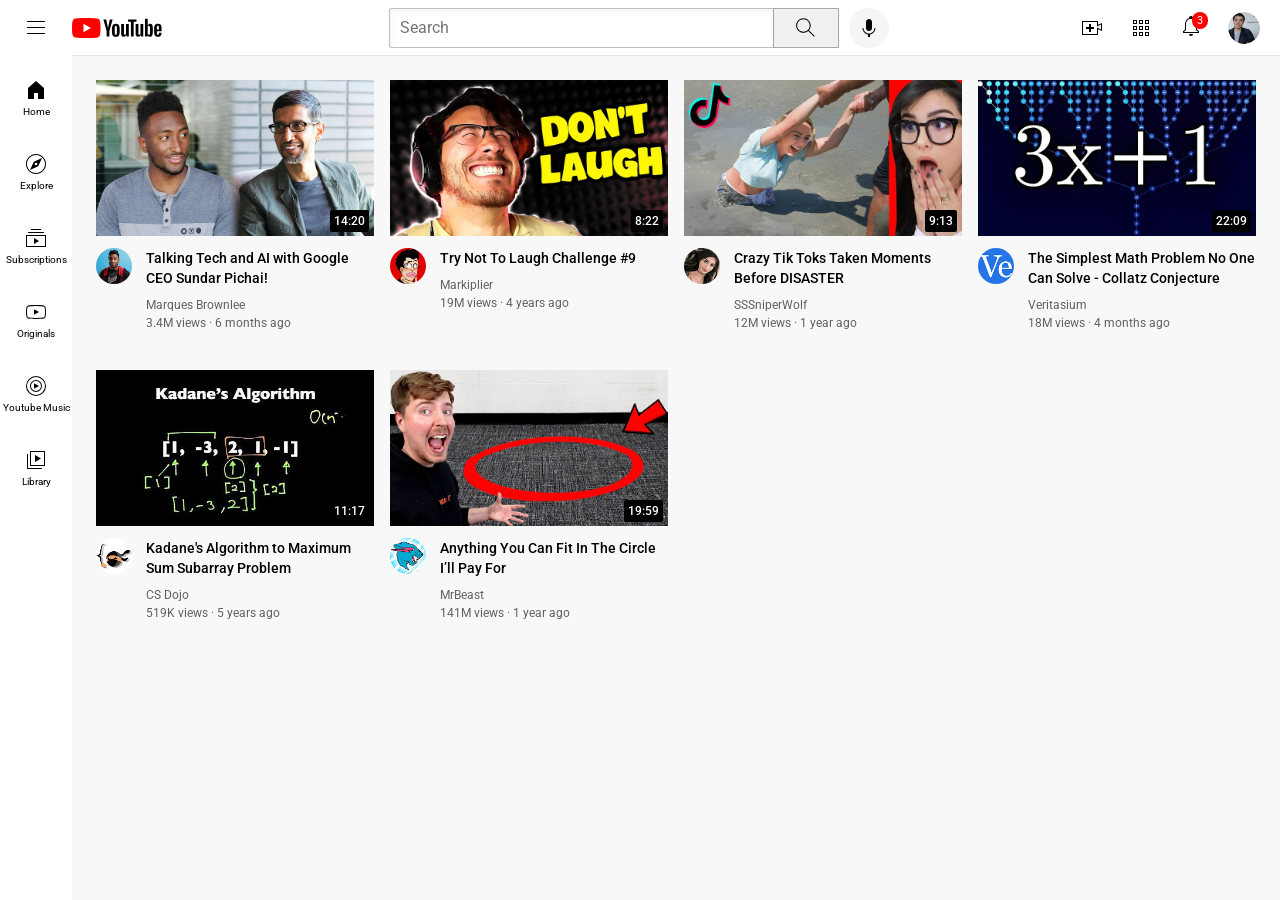
<file: index.html>
<!DOCTYPE HTML>
<HTML>
    <HEAD>
        <title> YOUTUBE.com Clone</title>
        <link rel="preconnect" href="https://fonts.googleapis.com">
        <link rel="preconnect" href="https://fonts.gstatic.com" crossorigin>
        <link href="https://fonts.googleapis.com/css2?family=Roboto:ital,wght@0,100..900;1,100..900&display=swap"
            rel="stylesheet">
        
        <link rel="stylesheet" href="styles/general.css">
        <link rel="stylesheet" href="styles/header.css">
        <link rel="stylesheet" href="styles/video.css">
        <link rel="stylesheet" href="styles/sidebar.css">
    </HEAD>
    <BODY>
        <header class="header">
            <div class="left-section">
                <img class="hamburger-menu" src="icons/hamburger-menu.svg">
                <img class="youtube-logo" src="icons/youtube-logo.svg">
            </div>
            <div class="middle-section">
                <input class="search-bar" type="text" placeholder="Search">
                <button class="search-button">
                    <img class="search-icon" src="icons/search.svg">
                    <div class="tooltip">Search</div>
                </button>
                <!-- Put position absolute inside position relative -->
                <button class="voice-search-button">
                    <img class="voice-search-icon" src="icons/voice-search-icon.svg">
                    <div class="tooltip">Search with your voice</div>
                </button>
            </div>
            <div class="right-section">
                <div class="upload-icon-container">
                    <img class="upload-icon" src="icons/upload.svg">
                    <div class="tooltip">Create</div>
                </div>
                <img class="youtube-apps-icon" src="icons/youtube-apps.svg">
                <div class="notification-icon-container">
                    <img class="notification-icon" src="icons/notifications.svg">
                    <div class="notification-count">3</div>
                </div>
                <img class="current-user-picture" src="channel-pics/my-channel.jpeg">
            </div>  
        </header>

        <nav class="sidebar">
            <div class="sidebar-link">
                <img src="icons/home.svg">
                <div>Home</div>
            </div>
            <div class="sidebar-link">
                <img src="icons/explore.svg">
                <div>Explore</div>
            </div>
            <div class="sidebar-link">
                <img src="icons/subscriptions.svg">
                <div>Subscriptions</div>
            </div>
            <div class="sidebar-link">
                <img src="icons/originals.svg">
                <div>Originals</div>
            </div>
            <div class="sidebar-link">
                <img src="icons/youtube-music.svg">
                <div>Youtube Music</div>
            </div>
            <div class="sidebar-link">
                <img src="icons/library.svg">
                <div>Library</div>
            </div>
        </nav>

        <main>
            <section class="video-grid">
                <div class="video-preview">
                    <div class="thumbnail-row">
                        <img class="thumbnail" src="thumbnails/thumbnail-1.webp">
                        <div class="video-time">14:20</div>
                    </div>
                    <div class="video-info-grid">
                        <div class="channel-picture">
                            <img class="profile-picture" src="channel-pics/channel-1.jpeg">
                        </div>
                        <div class="video-info">
                            <p class="video-title">Talking Tech and AI with Google CEO Sundar Pichai!</p>
                            <p class="video-author">Marques Brownlee</p>
                            <p class="video-stats">3.4M views &#183; 6 months ago</p>
                        </div>
                    </div>
                </div>
            
                <div class="video-preview">
                    <div class="thumbnail-row">
                        <img class="thumbnail" src="thumbnails/thumbnail-2.webp">
                        <div class="video-time">8:22</div>
                    </div>
                    <div class="video-info-grid">
                        <div class="channel-picture">
                            <img class="profile-picture" src="channel-pics/channel-2.jpeg">
                        </div>
                        <div class="video-info">
                            <p class="video-title">Try Not To Laugh Challenge #9</p>
                            <p class="video-author">Markiplier</p>
                            <p class="video-stats">19M views &#183; 4 years ago</p>
                        </div>
                    </div>
                </div>
            
                <div class="video-preview">
                    <div class="thumbnail-row">
                        <img class="thumbnail" src="thumbnails/thumbnail-3.webp">
                        <div class="video-time">9:13</div>
                    </div>
                    <div class="video-info-grid">
                        <div class="channel-picture">
                            <img class="profile-picture" src="channel-pics/channel-3.jpeg">
                        </div>
                        <div class="video-info">
                            <p class="video-title">Crazy Tik Toks Taken Moments Before DISASTER</p>
                            <p class="video-author">SSSniperWolf</p>
                            <p class="video-stats">12M views &#183; 1 year ago</p>
                        </div>
                    </div>
                </div>
            
                <div class="video-preview">
                    <div class="thumbnail-row">
                        <img class="thumbnail" src="thumbnails/thumbnail-4.webp">
                        <div class="video-time">22:09</div>
                    </div>
                    <div class="video-info-grid">
                        <div class="channel-picture">
                            <img class="profile-picture" src="channel-pics/channel-4.jpeg">
                        </div>
                        <div class="video-info">
                            <p class="video-title">The Simplest Math Problem No One Can Solve - Collatz Conjecture</p>
                            <p class="video-author">Veritasium</p>
                            <p class="video-stats">18M views &#183; 4 months ago</p>
                        </div>
                    </div>
                </div>
            
                <div class="video-preview">
                    <div class="thumbnail-row">
                        <img class="thumbnail" src="thumbnails/thumbnail-5.webp">
                        <div class="video-time">11:17</div>
                    </div>
                    <div class="video-info-grid">
                        <div class="channel-picture">
                            <img class="profile-picture" src="channel-pics/channel-5.jpeg">
                        </div>
                        <div class="video-info">
                            <p class="video-title">Kadane's Algorithm to Maximum Sum Subarray Problem</p>
                            <p class="video-author">CS Dojo</p>
                            <p class="video-stats">519K views &#183; 5 years ago</p>
                        </div>
                    </div>
                </div>
            
                <div class="video-preview">
                    <div class="thumbnail-row">
                        <img class="thumbnail" src="thumbnails/thumbnail-6.webp">
                        <div class="video-time">19:59</div>
                    </div>
                    <div class="video-info-grid">
                        <div class="channel-picture">
                            <img class="profile-picture" src="channel-pics/channel-6.jpeg">
                        </div>
                        <div class="video-info">
                            <p class="video-title">Anything You Can Fit In The Circle I’ll Pay For</p>
                            <p class="video-author">MrBeast</p>
                            <p class="video-stats">141M views &#183; 1 year ago</p>
                        </div>
                    </div>
                </div>
            </section>
        </main>
    </BODY>
</HTML>
</file>
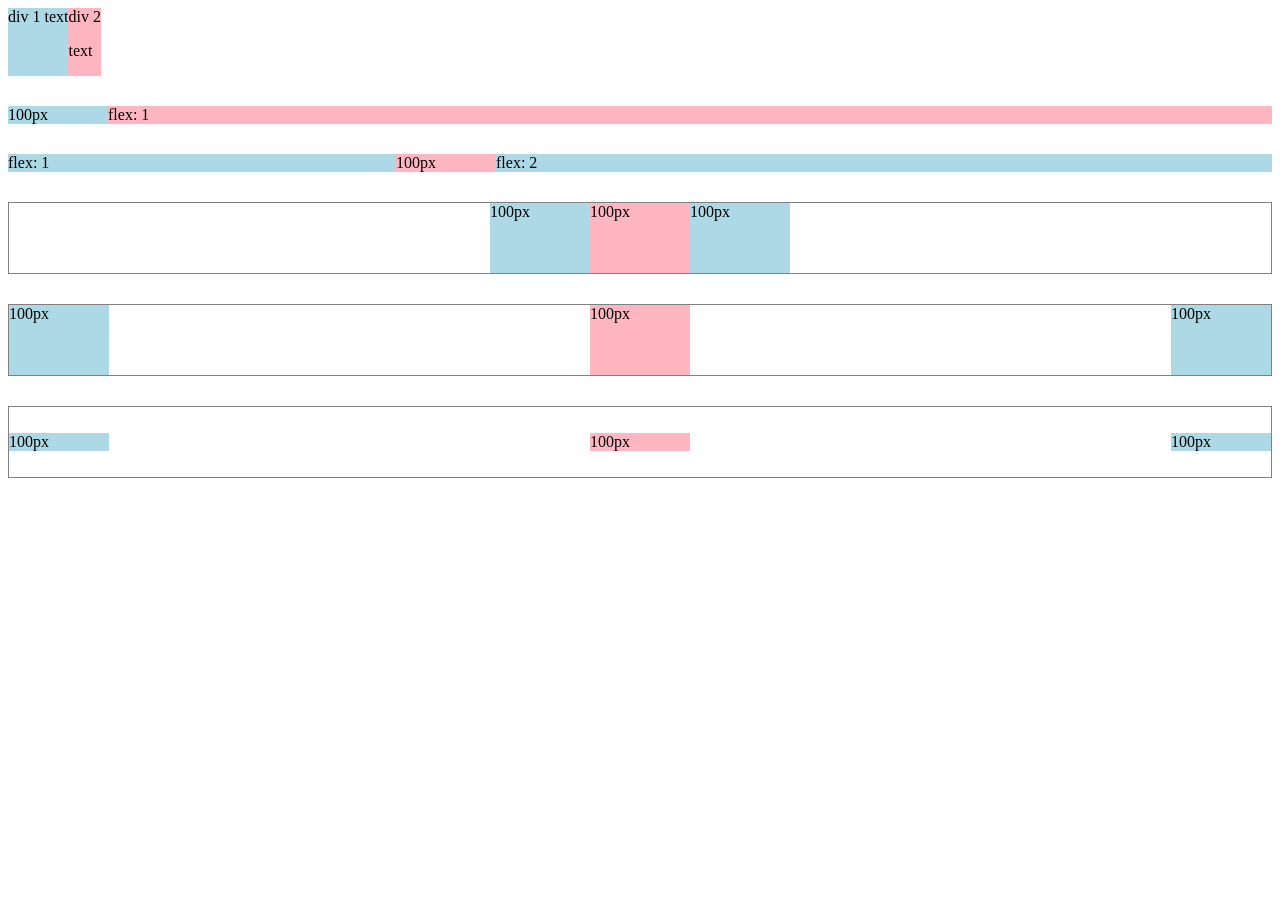
<file: flexbox.html>
<!DOCTYPE html>
<html>
    <head>
        <title> FLEXBOX practice </title>
    </head>
    <body atyle="padding-bottom:1000px;">
        <div style="
              display: flex;
              flex-direction: row;
            ">
            <div style="background-color: lightblue;">div 1 text</div>
            <div style="background-color: lightpink;">div 2 <p>text</p>
            </div>
        </div>

        <div style="
              margin-top: 30px;
              display: flex;
              flex-direction: row;
            ">
            <div style="
                background-color: lightblue;
                width: 100px;
              ">100px</div>
            <div style="
                background-color: lightpink;
                flex: 1;
              ">flex: 1</div>
        </div>

        <div style="
              margin-top: 30px;
              display: flex;
              flex-direction: row;
            ">
            <div style="
                background-color: lightblue;
                flex: 1;
              ">flex: 1</div>
            <div style="
                background-color: lightpink;
                width: 100px;
              ">100px</div>
            <div style="
                background-color: lightblue;
                flex: 2;
              ">flex: 2</div>
        </div>

        <div style="
              margin-top: 30px;
              height: 70px;
              border-width: 1px;
              border-style: solid;
              border-color: gray;
        
              display: flex;
              flex-direction: row;
              justify-content: center;
            ">
            <div style="
                background-color: lightblue;
                width: 100px;
              ">100px</div>
            <div style="
                background-color: lightpink;
                width: 100px;
              ">100px</div>
            <div style="
                background-color: lightblue;
                width: 100px;
              ">100px</div>
        </div>
        
        <div style="
              margin-top: 30px;
              height: 70px;
              border-width: 1px;
              border-style: solid;
              border-color: gray;
        
              display: flex;
              flex-direction: row;
              justify-content: space-between;
            ">
          <div style="
                background-color: lightblue;
                width: 100px;
              ">100px</div>
          <div style="
                background-color: lightpink;
                width: 100px;
              ">100px</div>
          <div style="
                background-color: lightblue;
                width: 100px;
              ">100px</div>
        </div>

        <div style="
              margin-top: 30px;
              height: 70px;
              border-width: 1px;
              border-style: solid;
              border-color: gray;
        
              display: flex;
              flex-direction: row;
              justify-content: space-between;
              align-items: center;
            ">
          <div style="
                background-color: lightblue;
                width: 100px;
              ">100px</div>
          <div style="
                background-color: lightpink;
                width: 100px;
              ">100px</div>
          <div style="
                background-color: lightblue;
                width: 100px;
              ">100px</div>
    </body>
</html>
</file>
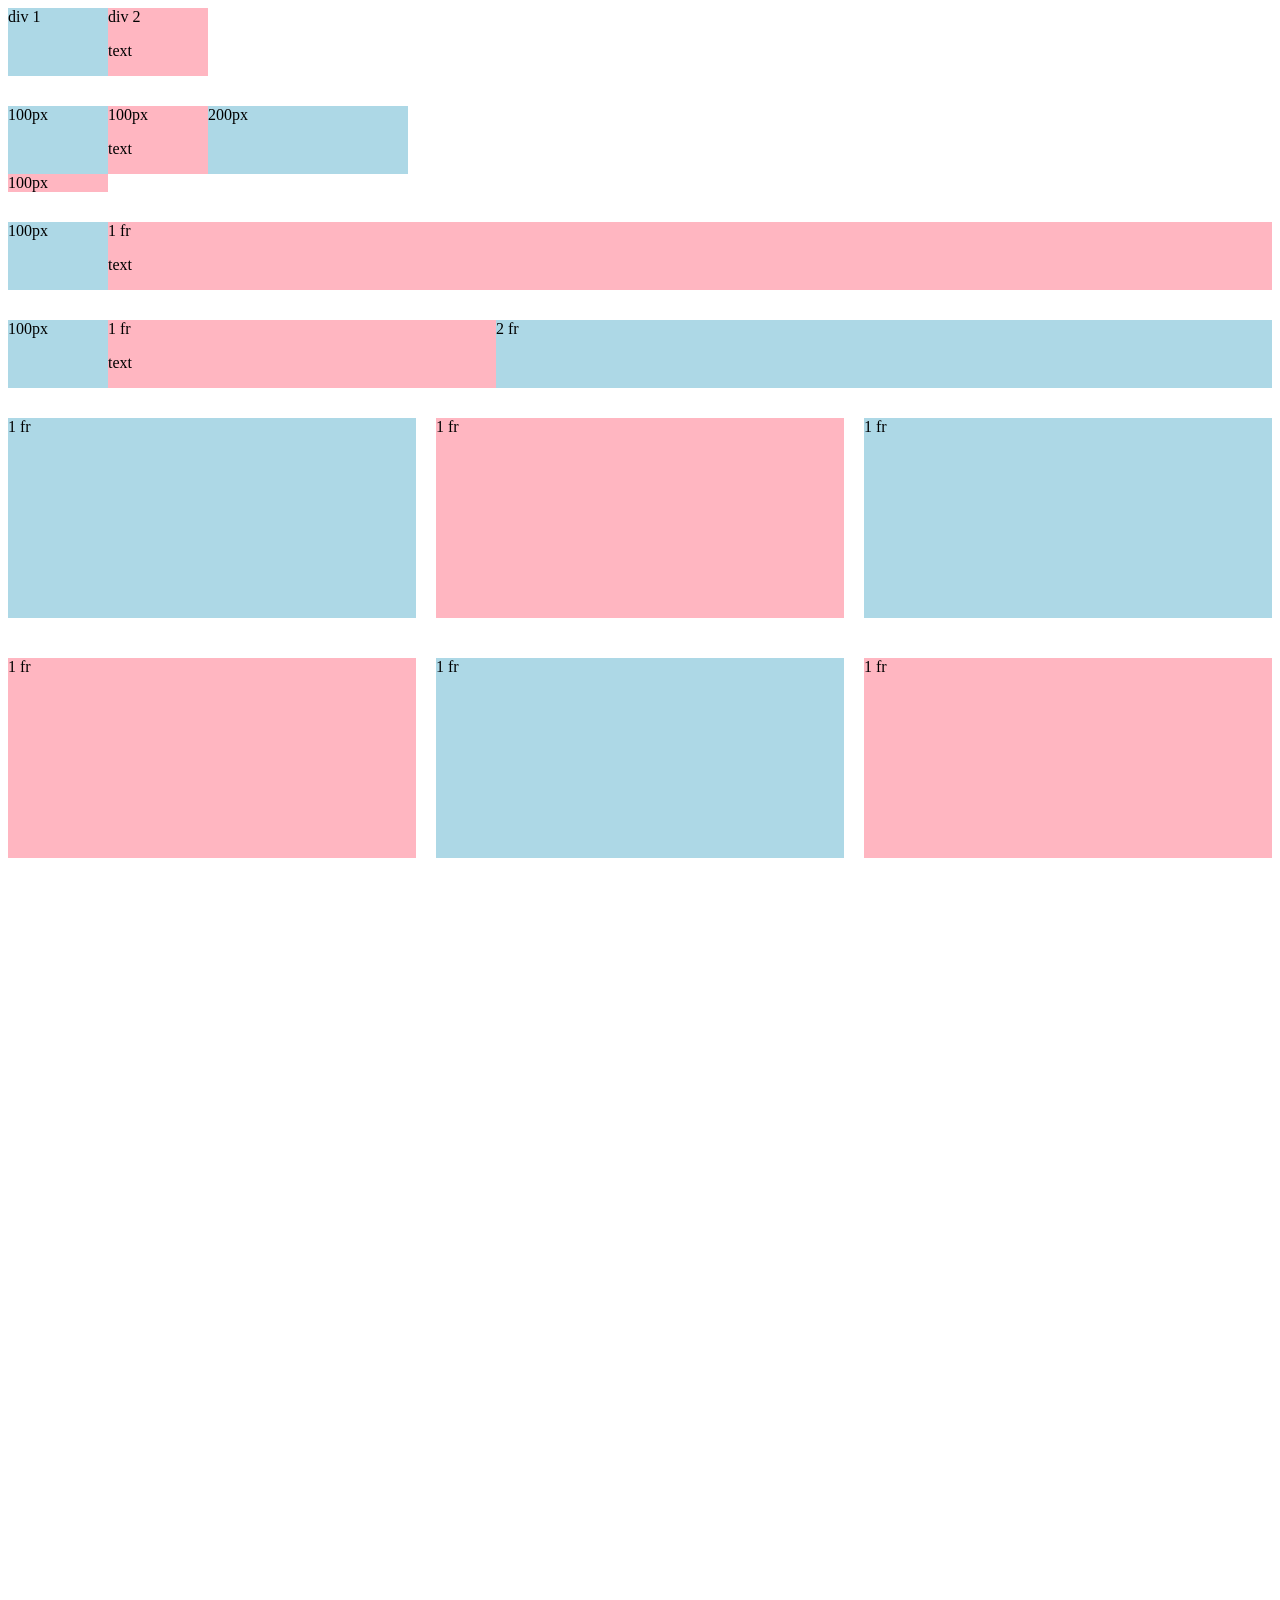
<file: grid.html>
<!DOCTYPE html>
<html>
    <head>
        <title> GRID PRACTICE </title>
    </head>
    <body style="padding-bottom:1000px">
        <div style="
            display:grid;
            grid-template-columns: 100px 100px;
        ">
            <div style="background-color:lightblue">div 1</div>
            <div style="background-color:lightpink">div 2 <p>text</p></div>
        </div>

        <div style="
                    display:grid;
                    margin-top:30px;
                    grid-template-columns: 100px 100px 200px;
                ">
            <div style="background-color:lightblue">100px</div>
            <div style="background-color:lightpink">100px <p>text</p></div>
            <div style="background-color:lightblue">200px</div>
            <div style="background-color:lightpink">100px</div>
        </div>

        <div style="
                            display:grid;
                            margin-top:30px;
                            grid-template-columns: 100px 1fr;
                        ">
            <div style="background-color:lightblue">100px</div>
            <div style="background-color:lightpink">1 fr <p>text</p>
            </div>
        </div>

        <div style="
                                    display:grid;
                                    margin-top:30px;
                                    grid-template-columns: 100px 1fr 2fr;
                                ">
            <div style="background-color:lightblue">100px</div>
            <div style="background-color:lightpink">1 fr <p>text</p>
            </div>
            <div style="background-color:lightblue">2 fr</div>
        </div>

        <div style="
                                            display:grid;
                                            margin-top:30px;
                                            grid-template-columns: 1fr 1fr 1fr;
                                            column-gap:20px;
                                            row-gap:40px;
                                        ">
            <div style="background-color:lightblue; height:200px";>1 fr</div>
            <div style="background-color:lightpink; height:200px";>1 fr</div>
            <div style="background-color:lightblue; height:200px";>1 fr</div>
            <div style="background-color:lightpink; height:200px";>1 fr</div>
            <div style="background-color:lightblue; height:200px" ;>1 fr</div>
            <div style="background-color:lightpink; height:200px" ;>1 fr</div>
        </div>
    </body>
</html>
</file>
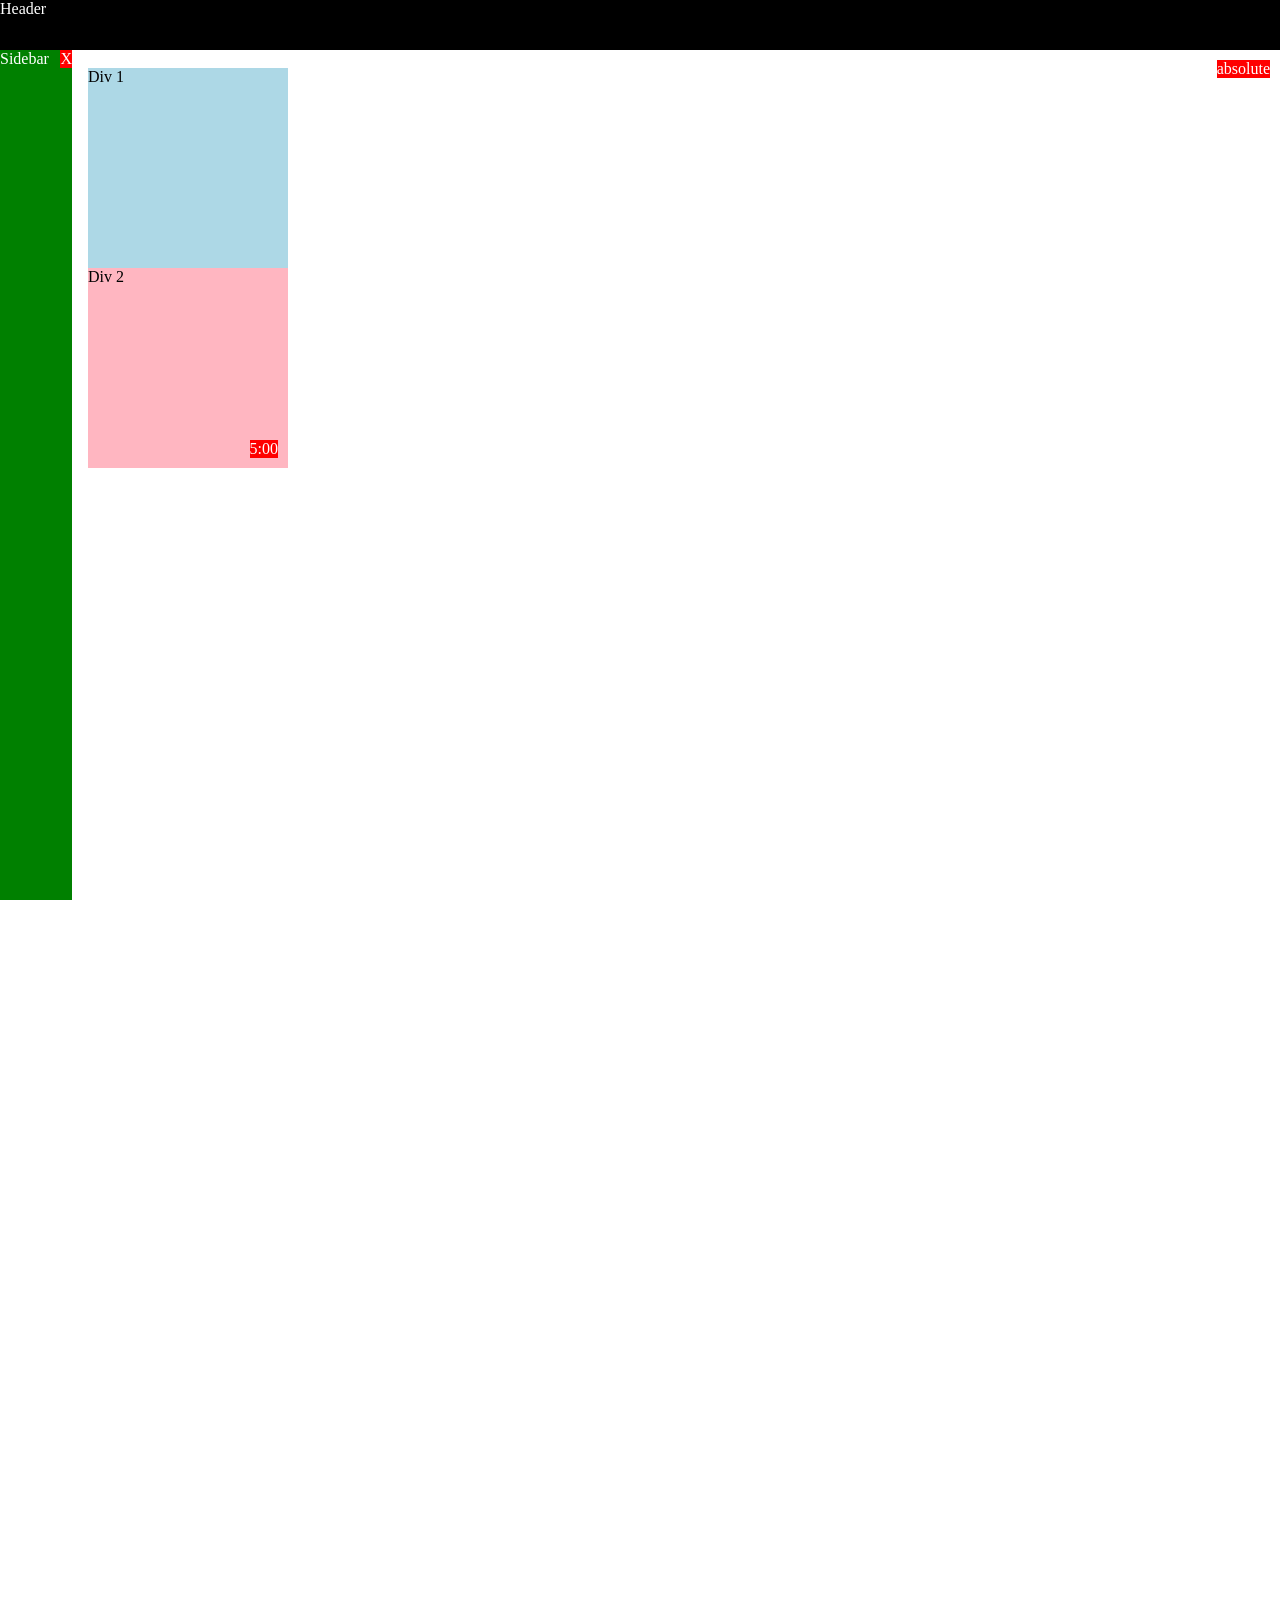
<file: position.html>
<!DOCTYPE HTML>
<html>
    <head>
        <title> Position Practice </title>
    </head>
    <body style="
        height:3000px;
        padding-top:60px;
        padding-left:80px;">
        <div style="background-color:black; 
                color:white; 
                position:fixed; 
                top:0px; left:0; 
                right:0; 
                height:50px;
                z-index:100;"> Header </div>

        <div style="background-color:green;
                color:white;
                position:fixed;
                left:0;
                bottom:0;
                top:50px;
                width: 72px;"> 
                Sidebar 
                <div style="
                        position: absolute;
                        background-color:red;
                        color: white;
                        top:0;
                        right:0;">
                    X
                </div>
        </div>

        <div style="
                position: absolute;
                background-color:red;
                color: white;
                top:60px;
                right:10px;">
            absolute
        </div>

        <div style="background-color:lightblue;
                height:200px;
                width:200px;
                position:static;"> Div 1</div>
        <div style="background-color:lightpink;
                height:200px;
                width:200px;
                position:relative"> 
                Div 2
                <div style="
                        position: absolute;
                        background-color:red;
                        color: white;
                        bottom:10px;
                        right:10px;">
                    5:00
                </div>
        </div>
    </body>
</html>
</file>
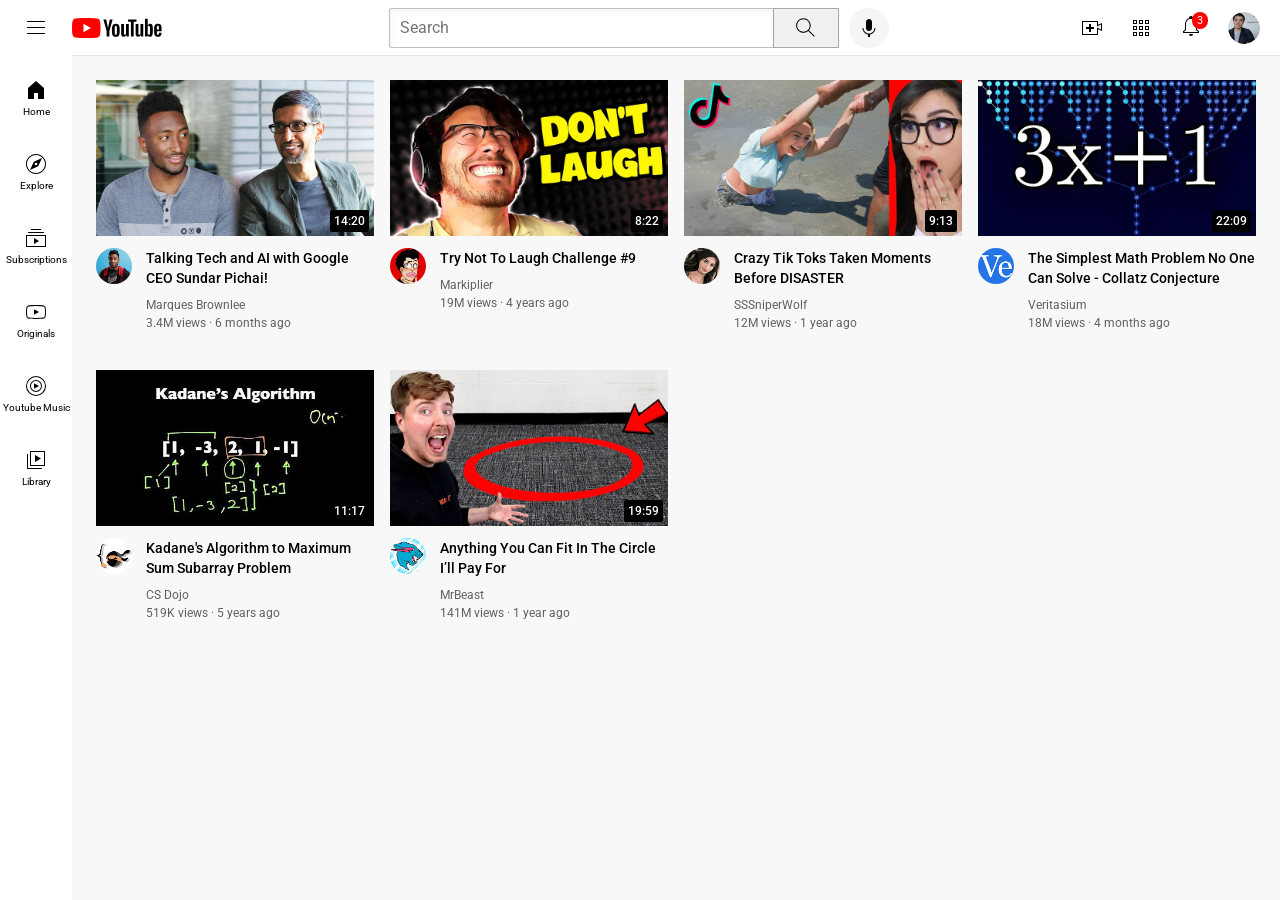
<file: youtube.html>
<!DOCTYPE HTML>
<HTML>
    <HEAD>
        <title> YOUTUBE.com Clone</title>
        <link rel="preconnect" href="https://fonts.googleapis.com">
        <link rel="preconnect" href="https://fonts.gstatic.com" crossorigin>
        <link href="https://fonts.googleapis.com/css2?family=Roboto:ital,wght@0,100..900;1,100..900&display=swap"
            rel="stylesheet">
        
        <link rel="stylesheet" href="styles/general.css">
        <link rel="stylesheet" href="styles/header.css">
        <link rel="stylesheet" href="styles/video.css">
        <link rel="stylesheet" href="styles/sidebar.css">
    </HEAD>
    <BODY>
        <header class="header">
            <div class="left-section">
                <img class="hamburger-menu" src="icons/hamburger-menu.svg">
                <img class="youtube-logo" src="icons/youtube-logo.svg">
            </div>
            <div class="middle-section">
                <input class="search-bar" type="text" placeholder="Search">
                <button class="search-button">
                    <img class="search-icon" src="icons/search.svg">
                    <div class="tooltip">Search</div>
                </button>
                <!-- Put position absolute inside position relative -->
                <button class="voice-search-button">
                    <img class="voice-search-icon" src="icons/voice-search-icon.svg">
                    <div class="tooltip">Search with your voice</div>
                </button>
            </div>
            <div class="right-section">
                <div class="upload-icon-container">
                    <img class="upload-icon" src="icons/upload.svg">
                    <div class="tooltip">Create</div>
                </div>
                <img class="youtube-apps-icon" src="icons/youtube-apps.svg">
                <div class="notification-icon-container">
                    <img class="notification-icon" src="icons/notifications.svg">
                    <div class="notification-count">3</div>
                </div>
                <img class="current-user-picture" src="channel-pics/my-channel.jpeg">
            </div>  
        </header>

        <nav class="sidebar">
            <div class="sidebar-link">
                <img src="icons/home.svg">
                <div>Home</div>
            </div>
            <div class="sidebar-link">
                <img src="icons/explore.svg">
                <div>Explore</div>
            </div>
            <div class="sidebar-link">
                <img src="icons/subscriptions.svg">
                <div>Subscriptions</div>
            </div>
            <div class="sidebar-link">
                <img src="icons/originals.svg">
                <div>Originals</div>
            </div>
            <div class="sidebar-link">
                <img src="icons/youtube-music.svg">
                <div>Youtube Music</div>
            </div>
            <div class="sidebar-link">
                <img src="icons/library.svg">
                <div>Library</div>
            </div>
        </nav>

        <main>
            <section class="video-grid">
                <div class="video-preview">
                    <div class="thumbnail-row">
                        <img class="thumbnail" src="thumbnails/thumbnail-1.webp">
                        <div class="video-time">14:20</div>
                    </div>
                    <div class="video-info-grid">
                        <div class="channel-picture">
                            <img class="profile-picture" src="channel-pics/channel-1.jpeg">
                        </div>
                        <div class="video-info">
                            <p class="video-title">Talking Tech and AI with Google CEO Sundar Pichai!</p>
                            <p class="video-author">Marques Brownlee</p>
                            <p class="video-stats">3.4M views &#183; 6 months ago</p>
                        </div>
                    </div>
                </div>
            
                <div class="video-preview">
                    <div class="thumbnail-row">
                        <img class="thumbnail" src="thumbnails/thumbnail-2.webp">
                        <div class="video-time">8:22</div>
                    </div>
                    <div class="video-info-grid">
                        <div class="channel-picture">
                            <img class="profile-picture" src="channel-pics/channel-2.jpeg">
                        </div>
                        <div class="video-info">
                            <p class="video-title">Try Not To Laugh Challenge #9</p>
                            <p class="video-author">Markiplier</p>
                            <p class="video-stats">19M views &#183; 4 years ago</p>
                        </div>
                    </div>
                </div>
            
                <div class="video-preview">
                    <div class="thumbnail-row">
                        <img class="thumbnail" src="thumbnails/thumbnail-3.webp">
                        <div class="video-time">9:13</div>
                    </div>
                    <div class="video-info-grid">
                        <div class="channel-picture">
                            <img class="profile-picture" src="channel-pics/channel-3.jpeg">
                        </div>
                        <div class="video-info">
                            <p class="video-title">Crazy Tik Toks Taken Moments Before DISASTER</p>
                            <p class="video-author">SSSniperWolf</p>
                            <p class="video-stats">12M views &#183; 1 year ago</p>
                        </div>
                    </div>
                </div>
            
                <div class="video-preview">
                    <div class="thumbnail-row">
                        <img class="thumbnail" src="thumbnails/thumbnail-4.webp">
                        <div class="video-time">22:09</div>
                    </div>
                    <div class="video-info-grid">
                        <div class="channel-picture">
                            <img class="profile-picture" src="channel-pics/channel-4.jpeg">
                        </div>
                        <div class="video-info">
                            <p class="video-title">The Simplest Math Problem No One Can Solve - Collatz Conjecture</p>
                            <p class="video-author">Veritasium</p>
                            <p class="video-stats">18M views &#183; 4 months ago</p>
                        </div>
                    </div>
                </div>
            
                <div class="video-preview">
                    <div class="thumbnail-row">
                        <img class="thumbnail" src="thumbnails/thumbnail-5.webp">
                        <div class="video-time">11:17</div>
                    </div>
                    <div class="video-info-grid">
                        <div class="channel-picture">
                            <img class="profile-picture" src="channel-pics/channel-5.jpeg">
                        </div>
                        <div class="video-info">
                            <p class="video-title">Kadane's Algorithm to Maximum Sum Subarray Problem</p>
                            <p class="video-author">CS Dojo</p>
                            <p class="video-stats">519K views &#183; 5 years ago</p>
                        </div>
                    </div>
                </div>
            
                <div class="video-preview">
                    <div class="thumbnail-row">
                        <img class="thumbnail" src="thumbnails/thumbnail-6.webp">
                        <div class="video-time">19:59</div>
                    </div>
                    <div class="video-info-grid">
                        <div class="channel-picture">
                            <img class="profile-picture" src="channel-pics/channel-6.jpeg">
                        </div>
                        <div class="video-info">
                            <p class="video-title">Anything You Can Fit In The Circle I’ll Pay For</p>
                            <p class="video-author">MrBeast</p>
                            <p class="video-stats">141M views &#183; 1 year ago</p>
                        </div>
                    </div>
                </div>
            </section>
        </main>
    </BODY>
</HTML>
</file>
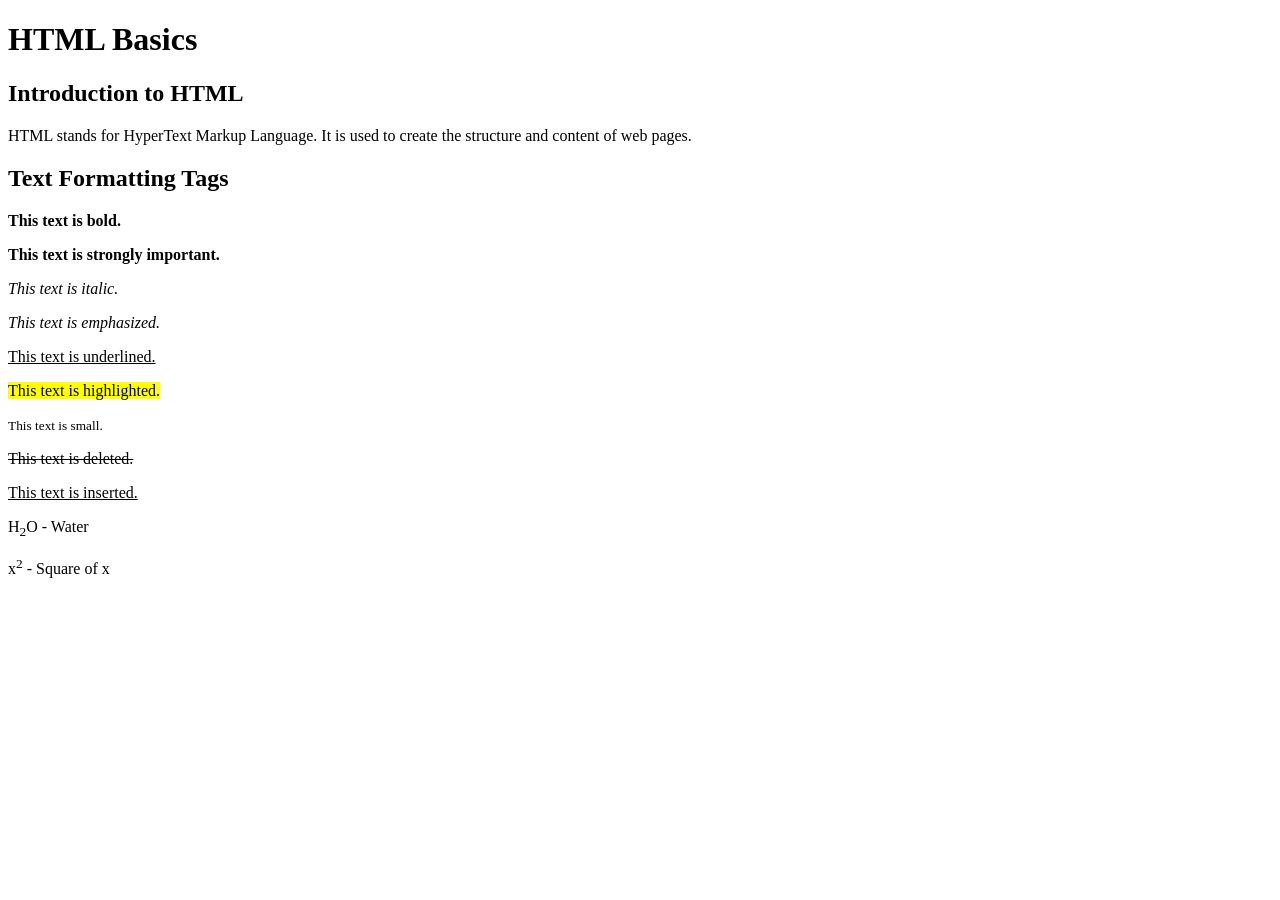
<file: intro-to-html/basic.html>
<!DOCTYPE html>
<html>
<head>
    <title>HTML Basics</title>
</head>

<body>

    <!-- This is the main heading of the web page -->

    <h1>HTML Basics</h1>
    <h2>Introduction to HTML</h2>

    <p>
        HTML stands for HyperText Markup Language. It is used to create
        the structure and content of web pages.
    </p>

    <h2>Text Formatting Tags</h2>

    <p><b>This text is bold.</b></p>

    <p><strong>This text is strongly important.</strong></p>

    <p><i>This text is italic.</i></p>

    <p><em>This text is emphasized.</em></p>

    <p><u>This text is underlined.</u></p>

    <p><mark>This text is highlighted.</mark></p>

    <p><small>This text is small.</small></p>

    <p><del>This text is deleted.</del></p>

    <p><ins>This text is inserted.</ins></p>

    <p>H<sub>2</sub>O - Water</p>

    <p>x<sup>2</sup> - Square of x</p>

</body>
</html>
</file>
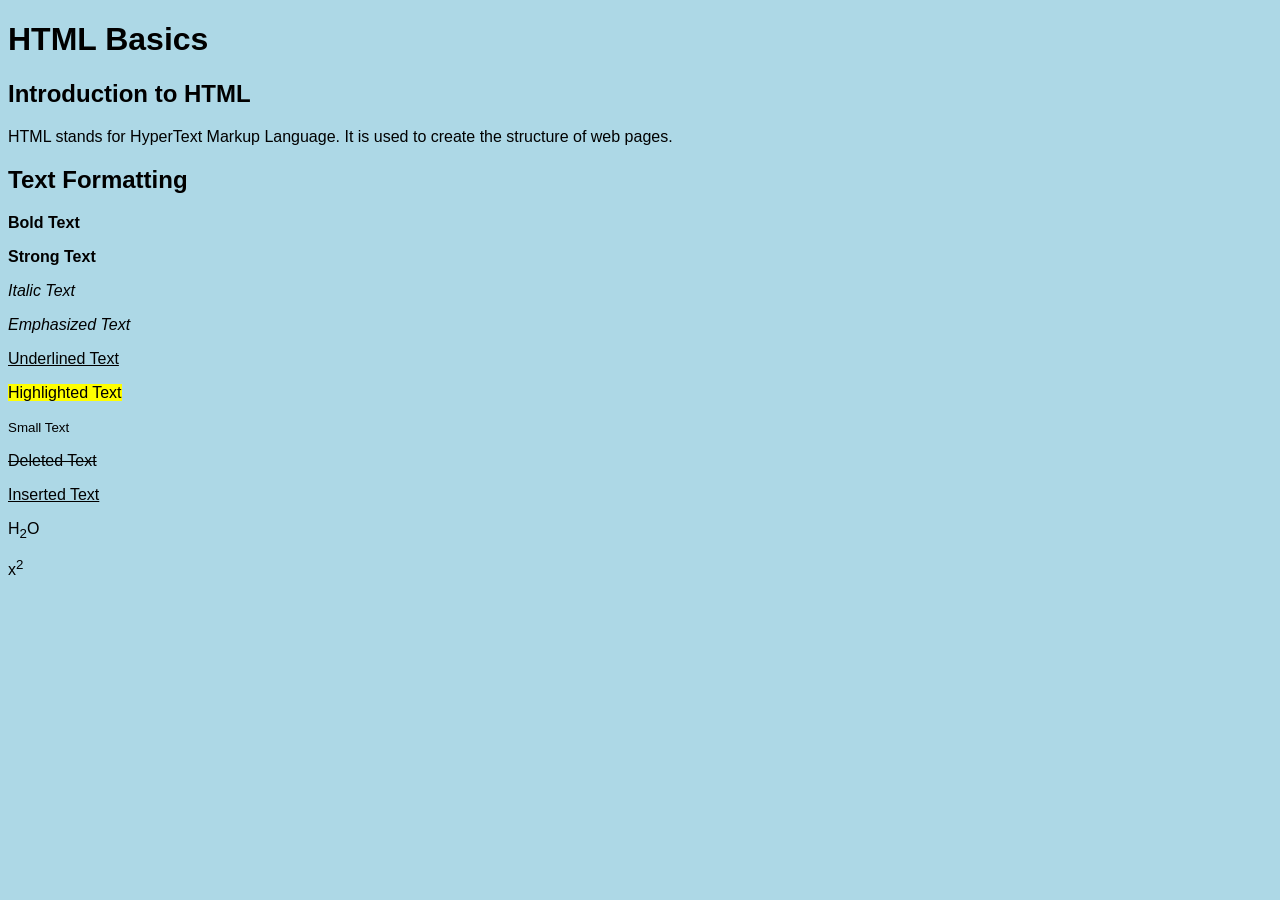
<file: intro-to-html/basic2.html>
<!DOCTYPE html>
<html>
<head>
    <title>HTML Basics</title>

    <style>
        body {
            background-color: lightblue;
            font-family: Arial;
        }
    </style>
</head>

<body>

    <!-- Main heading of the page -->

    <h1>HTML Basics</h1>

    <h2>Introduction to HTML</h2>

    <p>
        HTML stands for HyperText Markup Language. It is used to create
        the structure of web pages.
    </p>

    <h2>Text Formatting</h2>

    <p><b>Bold Text</b></p>
    <p><strong>Strong Text</strong></p>
    <p><i>Italic Text</i></p>
    <p><em>Emphasized Text</em></p>
    <p><u>Underlined Text</u></p>
    <p><mark>Highlighted Text</mark></p>
    <p><small>Small Text</small></p>
    <p><del>Deleted Text</del></p>
    <p><ins>Inserted Text</ins></p>
    <p>H<sub>2</sub>O</p>
    <p>x<sup>2</sup></p>

</body>
</html>
</file>
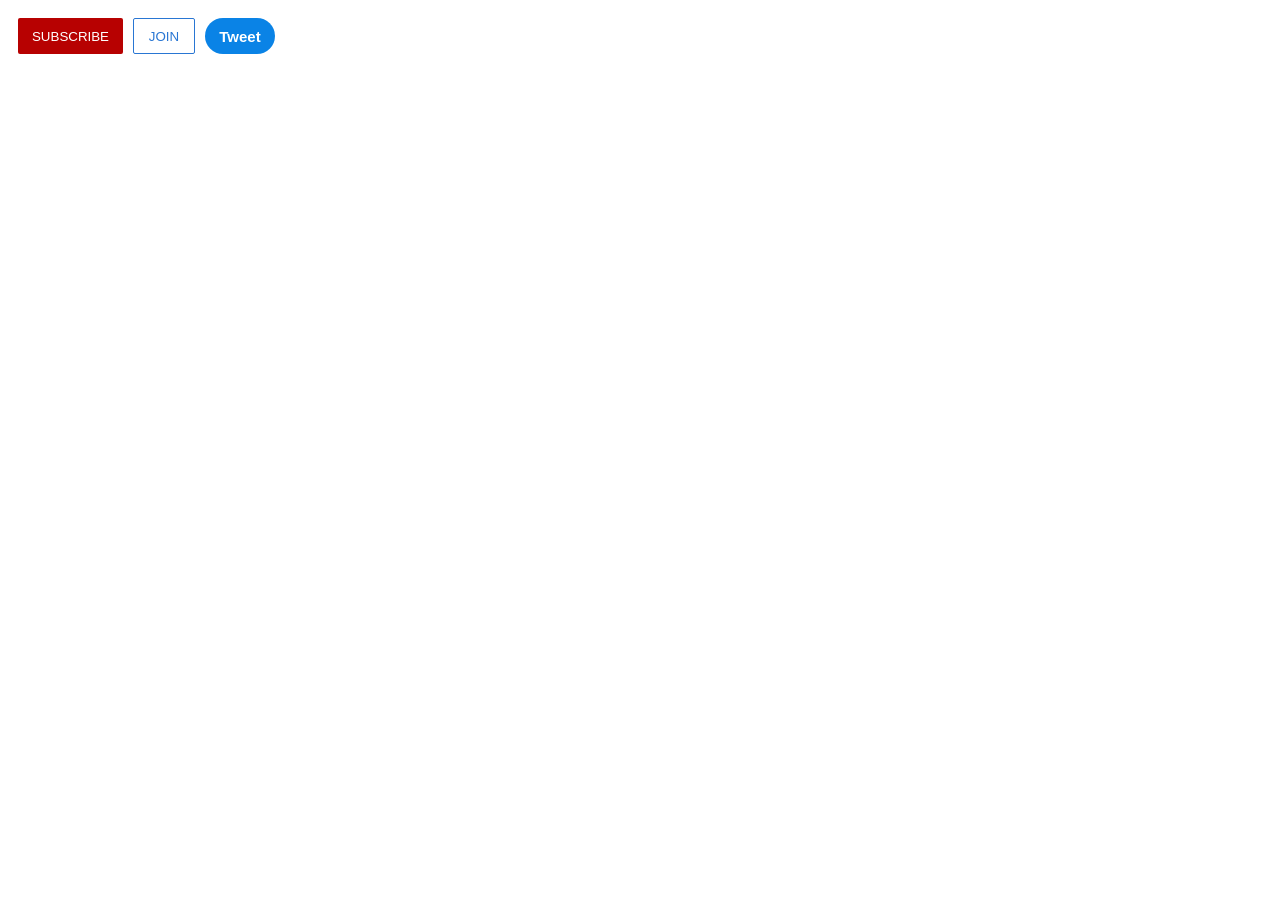
<file: intro-to-html/button.html>
<!DOCTYPE html>
<html>

<head>
    <title> Buttons Practice</title>
    <link rel="stylesheet" href="buttons.css"> 

</head>

<body>
    <button class="subscribe-button">
        SUBSCRIBE
    </button>
    <button class="join-button">
        JOIN
    </button>
    <button class="tweet-button">
        Tweet
    </button>
</body>

</html>
</file>
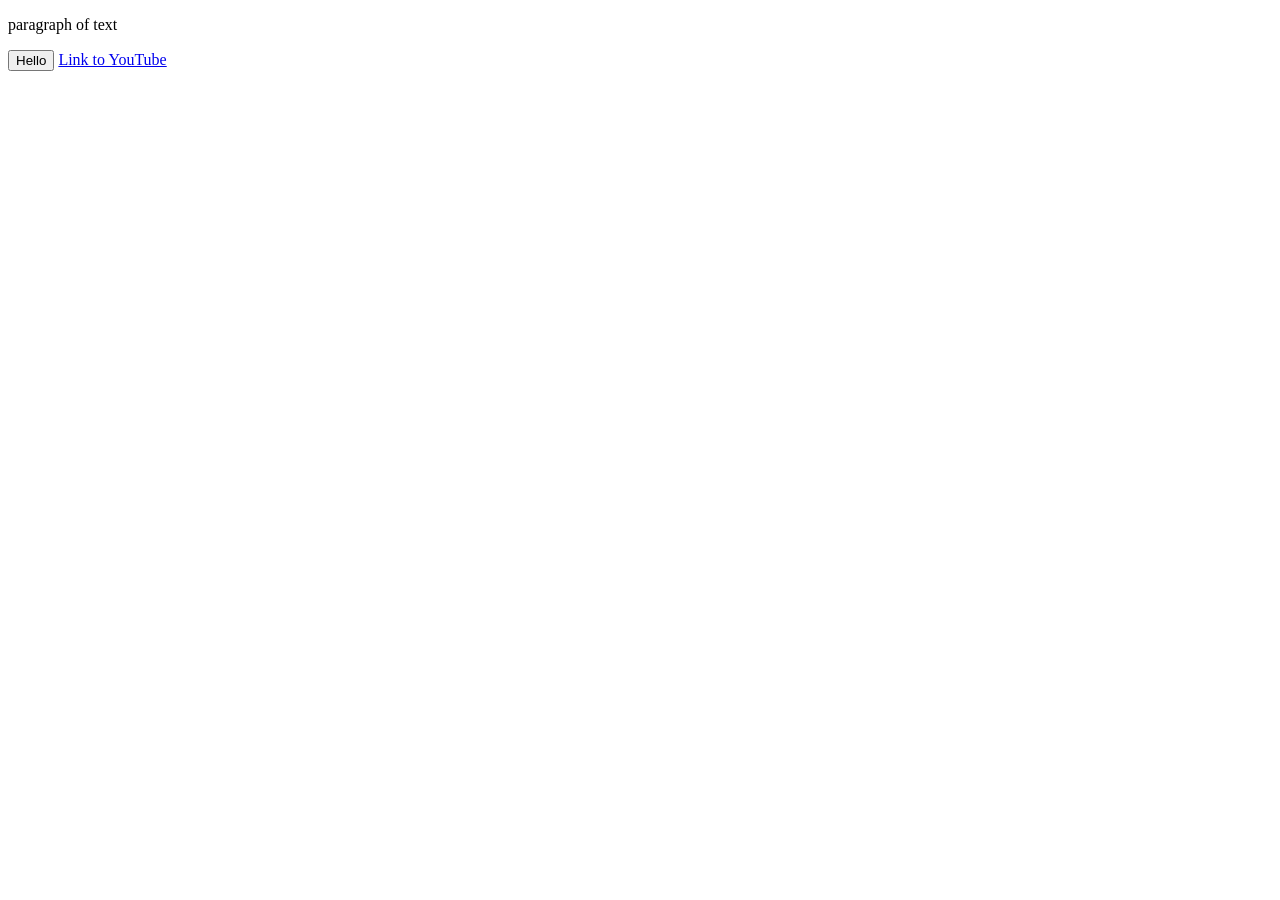
<file: intro-to-html/learning.html>
<!DOCTYPE html>
<html>
  <head>
    <title>First Website</title>
  </head>
  <body>
    <p>
      paragraph of text
    </p>

    <button>
      Hello
    </button>

    <a href="https://www.youtube.com/" target="blank">
      Link to YouTube
    </a>
  </body>
</html>
</file>
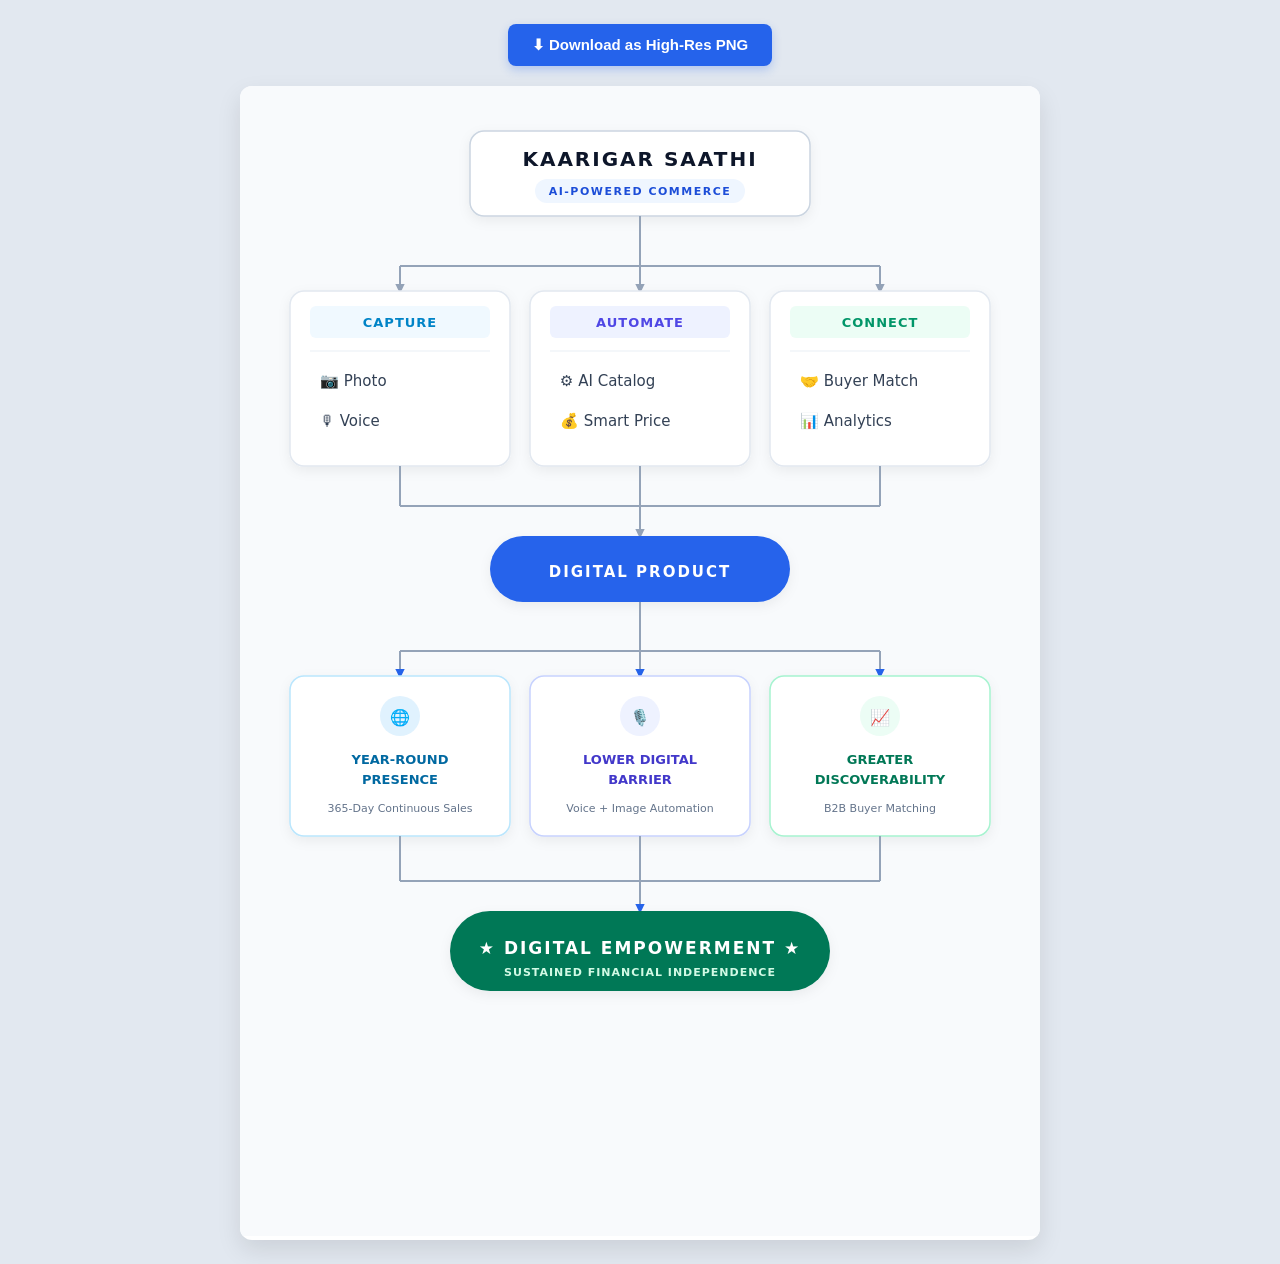
<file: intro-to-html/sih.html>
<!DOCTYPE html>
<html>
<head>
  <meta charset="utf-8">
  <title>Kaarigar Saathi Diagram</title>
  <style>
    body { margin: 0; background: #E2E8F0; font-family: sans-serif; display: flex; flex-direction: column; align-items: center; padding: 24px; }
    button { padding: 12px 24px; font-size: 15px; font-weight: bold; background: #2563EB; color: #fff; border: none; border-radius: 8px; cursor: pointer; margin-bottom: 20px; box-shadow: 0 4px 10px rgba(37,99,235,0.25); }
    button:hover { background: #1D4ED8; }
    #canvas-container { background: #fff; box-shadow: 0 10px 25px rgba(0,0,0,0.1); border-radius: 12px; overflow: hidden; }
  </style>
</head>
<body>

  <button onclick="downloadPNG()">⬇ Download as High-Res PNG</button>

  <div id="canvas-container">
    <svg id="diagram" xmlns="http://www.w3.org/2000/svg" viewBox="0 0 800 1150" width="800" height="1150">
      <defs>
        <filter id="cardShadow" x="-10%" y="-10%" width="120%" height="130%">
          <feDropShadow dx="0" dy="4" stdDeviation="6" flood-color="#0F172A" flood-opacity="0.06"/>
        </filter>
        <marker id="arrow" viewBox="0 0 10 10" refX="6" refY="5" markerWidth="6" markerHeight="6" orient="auto-start-reverse">
          <path d="M 0 1 L 8 5 L 0 9 z" fill="#94A3B8"/>
        </marker>
        <marker id="arrow-blue" viewBox="0 0 10 10" refX="6" refY="5" markerWidth="6" markerHeight="6" orient="auto-start-reverse">
          <path d="M 0 1 L 8 5 L 0 9 z" fill="#2563EB"/>
        </marker>
      </defs>

      <!-- Light Canvas Background -->
      <rect width="800" height="1150" fill="#F8FAFC"/>

      <!-- ================= HEADER ================= -->
      <g filter="url(#cardShadow)">
        <rect x="230" y="45" width="340" height="85" rx="14" fill="#FFFFFF" stroke="#CBD5E1" stroke-width="1.5"/>
        <text x="400" y="80" text-anchor="middle" font-family="system-ui, -apple-system, sans-serif" font-size="20" font-weight="800" fill="#0F172A" letter-spacing="2">KAARIGAR SAATHI</text>
        <rect x="295" y="93" width="210" height="24" rx="12" fill="#EFF6FF"/>
        <text x="400" y="109" text-anchor="middle" font-family="system-ui, -apple-system, sans-serif" font-size="11" font-weight="700" fill="#1D4ED8" letter-spacing="1.5">AI-POWERED COMMERCE</text>
      </g>

      <!-- Connectors: Header -> Row 1 -->
      <line x1="400" y1="130" x2="400" y2="180" stroke="#94A3B8" stroke-width="2"/>
      <line x1="160" y1="180" x2="640" y2="180" stroke="#94A3B8" stroke-width="2"/>
      <line x1="160" y1="180" x2="160" y2="205" stroke="#94A3B8" stroke-width="2" marker-end="url(#arrow)"/>
      <line x1="400" y1="180" x2="400" y2="205" stroke="#94A3B8" stroke-width="2" marker-end="url(#arrow)"/>
      <line x1="640" y1="180" x2="640" y2="205" stroke="#94A3B8" stroke-width="2" marker-end="url(#arrow)"/>

      <!-- ================= ROW 1: CAPTURE | AUTOMATE | CONNECT ================= -->
      <!-- Card 1: Capture -->
      <g filter="url(#cardShadow)">
        <rect x="50" y="205" width="220" height="175" rx="14" fill="#FFFFFF" stroke="#E2E8F0" stroke-width="1.5"/>
        <rect x="70" y="220" width="180" height="32" rx="6" fill="#F0F9FF"/>
        <text x="160" y="241" text-anchor="middle" font-family="system-ui, -apple-system, sans-serif" font-size="13" font-weight="700" fill="#0284C7" letter-spacing="1">CAPTURE</text>
        <line x1="70" y1="265" x2="250" y2="265" stroke="#F1F5F9" stroke-width="1.5"/>
        <text x="80" y="300" font-family="system-ui, -apple-system, sans-serif" font-size="15" fill="#334155">📷 Photo</text>
        <text x="80" y="340" font-family="system-ui, -apple-system, sans-serif" font-size="15" fill="#334155">🎙 Voice</text>
      </g>

      <!-- Card 2: Automate -->
      <g filter="url(#cardShadow)">
        <rect x="290" y="205" width="220" height="175" rx="14" fill="#FFFFFF" stroke="#E2E8F0" stroke-width="1.5"/>
        <rect x="310" y="220" width="180" height="32" rx="6" fill="#EEF2FF"/>
        <text x="400" y="241" text-anchor="middle" font-family="system-ui, -apple-system, sans-serif" font-size="13" font-weight="700" fill="#4F46E5" letter-spacing="1">AUTOMATE</text>
        <line x1="310" y1="265" x2="490" y2="265" stroke="#F1F5F9" stroke-width="1.5"/>
        <text x="320" y="300" font-family="system-ui, -apple-system, sans-serif" font-size="15" fill="#334155">⚙️ AI Catalog</text>
        <text x="320" y="340" font-family="system-ui, -apple-system, sans-serif" font-size="15" fill="#334155">💰 Smart Price</text>
      </g>

      <!-- Card 3: Connect -->
      <g filter="url(#cardShadow)">
        <rect x="530" y="205" width="220" height="175" rx="14" fill="#FFFFFF" stroke="#E2E8F0" stroke-width="1.5"/>
        <rect x="550" y="220" width="180" height="32" rx="6" fill="#ECFDF5"/>
        <text x="640" y="241" text-anchor="middle" font-family="system-ui, -apple-system, sans-serif" font-size="13" font-weight="700" fill="#059669" letter-spacing="1">CONNECT</text>
        <line x1="550" y1="265" x2="730" y2="265" stroke="#F1F5F9" stroke-width="1.5"/>
        <text x="560" y="300" font-family="system-ui, -apple-system, sans-serif" font-size="15" fill="#334155">🤝 Buyer Match</text>
        <text x="560" y="340" font-family="system-ui, -apple-system, sans-serif" font-size="15" fill="#334155">📊 Analytics</text>
      </g>

      <!-- Connectors: Row 1 -> Digital Product -->
      <line x1="160" y1="380" x2="160" y2="420" stroke="#94A3B8" stroke-width="2"/>
      <line x1="400" y1="380" x2="400" y2="450" stroke="#94A3B8" stroke-width="2" marker-end="url(#arrow)"/>
      <line x1="640" y1="380" x2="640" y2="420" stroke="#94A3B8" stroke-width="2"/>
      <line x1="160" y1="420" x2="640" y2="420" stroke="#94A3B8" stroke-width="2"/>

      <!-- ================= MIDDLE: DIGITAL PRODUCT ================= -->
      <g filter="url(#cardShadow)">
        <rect x="250" y="450" width="300" height="66" rx="33" fill="#2563EB"/>
        <text x="400" y="491" text-anchor="middle" font-family="system-ui, -apple-system, sans-serif" font-size="15" font-weight="800" fill="#FFFFFF" letter-spacing="2">DIGITAL PRODUCT</text>
      </g>

      <!-- Connectors: Digital Product -> Row 2 -->
      <line x1="400" y1="516" x2="400" y2="565" stroke="#94A3B8" stroke-width="2"/>
      <line x1="160" y1="565" x2="640" y2="565" stroke="#94A3B8" stroke-width="2"/>
      <line x1="160" y1="565" x2="160" y2="590" stroke="#94A3B8" stroke-width="2" marker-end="url(#arrow-blue)"/>
      <line x1="400" y1="565" x2="400" y2="590" stroke="#94A3B8" stroke-width="2" marker-end="url(#arrow-blue)"/>
      <line x1="640" y1="565" x2="640" y2="590" stroke="#94A3B8" stroke-width="2" marker-end="url(#arrow-blue)"/>

      <!-- ================= ROW 2: IMPACT PILLARS ================= -->
      <!-- Pillar 1 -->
      <g filter="url(#cardShadow)">
        <rect x="50" y="590" width="220" height="160" rx="14" fill="#FFFFFF" stroke="#BAE6FD" stroke-width="1.5"/>
        <circle cx="160" cy="630" r="20" fill="#E0F2FE"/>
        <text x="160" y="637" text-anchor="middle" font-size="16">🌐</text>
        <text x="160" y="678" text-anchor="middle" font-family="system-ui, -apple-system, sans-serif" font-size="13" font-weight="700" fill="#0369A1">YEAR-ROUND</text>
        <text x="160" y="698" text-anchor="middle" font-family="system-ui, -apple-system, sans-serif" font-size="13" font-weight="700" fill="#0369A1">PRESENCE</text>
        <text x="160" y="726" text-anchor="middle" font-family="system-ui, -apple-system, sans-serif" font-size="11" fill="#64748B">365-Day Continuous Sales</text>
      </g>

      <!-- Pillar 2 -->
      <g filter="url(#cardShadow)">
        <rect x="290" y="590" width="220" height="160" rx="14" fill="#FFFFFF" stroke="#C7D2FE" stroke-width="1.5"/>
        <circle cx="400" cy="630" r="20" fill="#EEF2FF"/>
        <text x="400" y="637" text-anchor="middle" font-size="16">🎙️</text>
        <text x="400" y="678" text-anchor="middle" font-family="system-ui, -apple-system, sans-serif" font-size="13" font-weight="700" fill="#4338CA">LOWER DIGITAL</text>
        <text x="400" y="698" text-anchor="middle" font-family="system-ui, -apple-system, sans-serif" font-size="13" font-weight="700" fill="#4338CA">BARRIER</text>
        <text x="400" y="726" text-anchor="middle" font-family="system-ui, -apple-system, sans-serif" font-size="11" fill="#64748B">Voice + Image Automation</text>
      </g>

      <!-- Pillar 3 -->
      <g filter="url(#cardShadow)">
        <rect x="530" y="590" width="220" height="160" rx="14" fill="#FFFFFF" stroke="#A7F3D0" stroke-width="1.5"/>
        <circle cx="640" cy="630" r="20" fill="#ECFDF5"/>
        <text x="640" y="637" text-anchor="middle" font-size="16">📈</text>
        <text x="640" y="678" text-anchor="middle" font-family="system-ui, -apple-system, sans-serif" font-size="13" font-weight="700" fill="#047857">GREATER</text>
        <text x="640" y="698" text-anchor="middle" font-family="system-ui, -apple-system, sans-serif" font-size="13" font-weight="700" fill="#047857">DISCOVERABILITY</text>
        <text x="640" y="726" text-anchor="middle" font-family="system-ui, -apple-system, sans-serif" font-size="11" fill="#64748B">B2B Buyer Matching</text>
      </g>

      <!-- Connectors: Row 2 -> Bottom -->
      <line x1="160" y1="750" x2="160" y2="795" stroke="#94A3B8" stroke-width="2"/>
      <line x1="400" y1="750" x2="400" y2="825" stroke="#94A3B8" stroke-width="2" marker-end="url(#arrow-blue)"/>
      <line x1="640" y1="750" x2="640" y2="795" stroke="#94A3B8" stroke-width="2"/>
      <line x1="160" y1="795" x2="640" y2="795" stroke="#94A3B8" stroke-width="2"/>

      <!-- ================= BOTTOM: DIGITAL EMPOWERMENT ================= -->
      <g filter="url(#cardShadow)">
        <rect x="210" y="825" width="380" height="80" rx="40" fill="#047857"/>
        <text x="400" y="868" text-anchor="middle" font-family="system-ui, -apple-system, sans-serif" font-size="17" font-weight="800" fill="#FFFFFF" letter-spacing="2">★ DIGITAL EMPOWERMENT ★</text>
        <text x="400" y="890" text-anchor="middle" font-family="system-ui, -apple-system, sans-serif" font-size="11" font-weight="600" fill="#D1FAE5" letter-spacing="1">SUSTAINED FINANCIAL INDEPENDENCE</text>
      </g>
    </svg>
  </div>

  <script>
    function downloadPNG() {
      const svg = document.getElementById('diagram');
      const xml = new XMLSerializer().serializeToString(svg);
      const svg64 = btoa(unescape(encodeURIComponent(xml)));
      const image64 = 'data:image/svg+xml;base64,' + svg64;

      const img = new Image();
      img.src = image64;
      img.onload = function() {
        const canvas = document.createElement('canvas');
        const scale = 2; // 2x high resolution
        canvas.width = 800 * scale;
        canvas.height = 1150 * scale;
        const ctx = canvas.getContext('2d');
        ctx.scale(scale, scale);
        ctx.drawImage(img, 0, 0);

        const a = document.createElement('a');
        a.download = 'kaarigar_saathi_impact.png';
        a.href = canvas.toDataURL('image/png');
        a.click();
      };
    }
  </script>
</body>
</html>
</file>
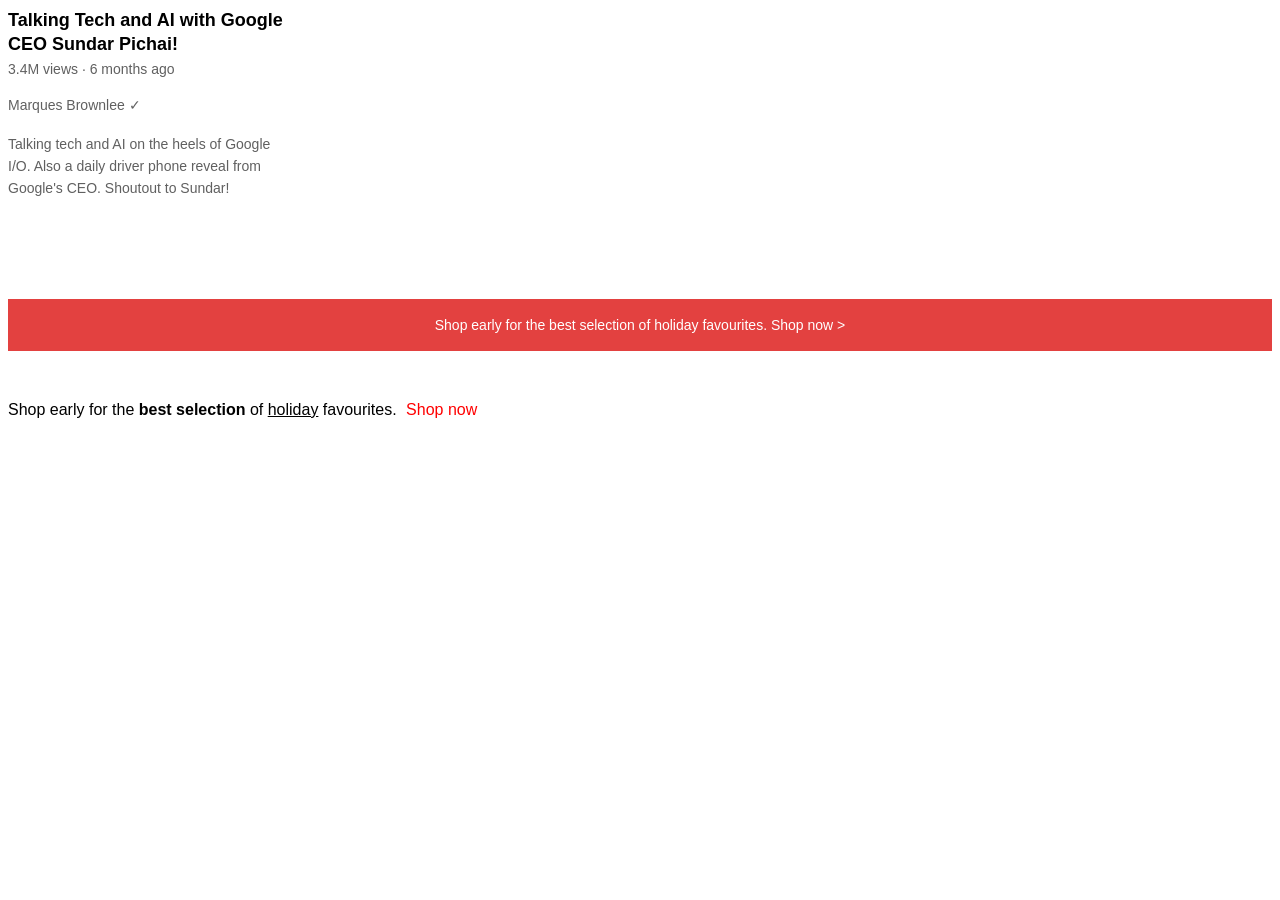
<file: intro-to-html/text.html>
<!DOCTYPE html>
<html>
  <head>
    <title>Text Practice</title>
    <link rel="preconnect" href="https://fonts.googleapis.com">
    <link rel="preconnect" href="https://fonts.gstatic.com" crossorigin>
    <link href="https://fonts.googleapis.com/css2?family=Roboto:wght@400;700&display=swap" rel="stylesheet">
    <link rel="stylesheet" href="text.css">
  </head>
  <body>
    <p class="video-title">
      Talking Tech and AI with Google CEO Sundar Pichai!
    </p>
    
    <p class="video-stats">
      3.4M views &#183; 6 months ago
    </p>
    
    <p class="video-author">
      Marques Brownlee &#10003;
    </p>
    
    <p class="video-description">
      Talking tech and AI on the heels of Google I/O. Also a daily driver phone reveal from Google's CEO. Shoutout to
      Sundar!
    </p>
    
    <p class="apple-text">
      Shop early for the best selection of holiday favourites. <span class="shop-link">Shop now &#62;</span>
    </p>
    
    <p>
      Shop early for the <strong>best selection</strong> of <u>holiday</u> favourites. <span class="span-example">Shop
        now</span>
    </p>
  </body>
</html>

<style>
    p {
        font-family: Arial;
        margin-top: 0;
        margin-bottom: 0;
    }

    .video-title{
        font-size: 18px;
        font-weight: bold ;
        line-height: 24px;
        width: 280px;
        margin-bottom:5px;
    } 

    .video-stats{
        font-size:14px;
        color: rgb(96, 96, 96);
        margin-bottom:20px;
    }

    .video-author{
       font-size: 14px;
       color: rgb(96, 96, 96);
       margin-bottom: 20px;
    }

    .video-description {
       font-size: 14px;
       color: rgb(96, 96, 96);
       width: 280px;
       line-height: 22px;
       margin-bottom: 100px;
    }

    .apple-text{
        margin-bottom:50px;
        font-size:14px;
        background-color: rgb(227, 65, 64);
        color:white;
        text-align:center;
        padding-top:18px;
        padding-bottom:18px;
    }

    .span-example {
        color: red;
        margin-left:5px;
    }
    
    .span-example:hover {
       text-decoration: underline;
    }

    .shop-link {
       cursor: pointer;
    }

    .shop-link:hover {
       text-decoration: underline;
    }
</style>
</file>
<file: styles/general.css>
p {
    margin-top: 0;
    margin-bottom: 0;
}

body{
    /*This style below will be inherited*/
    font-family: Roboto, Arial;
    margin: 0;
    padding-top:80px;
    padding-left:96px;
    padding-right:24px;
    background-color:rgb(248,248,248);
}
</file>
<file: styles/header.css>
.header{
    height:55px;
    display:flex;
    flex-direction:row;
    justify-content:space-between;

    position:fixed;
    top:0px;
    right: 0px;
    left:0px;
    z-index: 100;
    background-color:white;
    border-bottom-width: 1px;
    border-bottom-style: solid;
    border-bottom-color: rgb(228,228,228);
}

.left-section{
    display:flex;
    align-items:center;
}

.hamburger-menu{
    height:24px;
    margin-left:24px;
    margin-right:24px;
}

.youtube-logo{
    height:20px;
}

.middle-section{
    flex:1;
    margin-left:70px;
    margin-right:35px;
    max-width:500px;
    display:flex;
    align-items:center;
}

.search-bar{
    flex:1;
    height:36px;
    padding-left:10px;
    font-size:16px;
    border: 1px solid rgb(192, 192, 192);
    border-radius:2px;
    box-shadow: inset 1px 2px 5px rgba(0, 0, 0, 0.05);
    width:0;
}

.search-bar::placeholder{
    font-family: Roboto, Arial;
    font-size: 16px;
}

.search-button{
    height:40px;
    width:66px;
    background-color:rgb(240, 240, 240);
    border-width: 1px;
    border-style: solid;
    border-color:rgb(167, 167, 167);
    margin-left:-1px;
    margin-right:10px;

}

.search-button,
.voice-search-button,
.upload-icon-container {
    display:flex;
    justify-content:center;
    align-items:center;
    position:relative;
}

.search-button .tooltip,
.voice-search-button .tooltip,
.upload-icon-container .tooltip{
    position:absolute;
    background-color:gray;
    color:white;
    padding-top:4px;
    padding-bottom:4px;
    padding-left:8px;
    padding-right:8px;
    border-radius: 2px;
    font-size:12px;
    bottom:-30px;
    opacity:0;
    transition: opacity 0.15s;
    pointer-events:none;
    white-space:nowrap;
}

.search-button:hover .tooltip,
.voice-search-button:hover .tooltip,
.upload-icon-container:hover .tooltip{
    opacity:1;
}

.search-icon{
    height:25px;
}

.voice-search-button {
    height: 40px;
    width: 40px;
    border-radius: 20px;
    border:none;
    background-color: rgb(245, 245, 245);
}

.voice-search-icon{
    height:24px;
}

.right-section {
    width: 180px;
    margin-right: 20px;
    display:flex;
    align-items:center;
    justify-content: space-between;
    flex-shrink:0;
}

.upload-icon{
    height : 24px;
}

.youtube-apps-icon{
    height: 24px;
}

.notification-icon{
    height: 24px;
}

.notification-icon-container{
    position:relative;
}

.notification-count{
    position:absolute;
    top:-2px;
    right:-5px;
    background-color:red;
    color:white;
    font-size: 11px;
    padding-left:5px;
    padding-right:5px;
    padding-top:2px;
    padding-bottom:2px;
    border-radius: 10px;
}

.current-user-picture{
    height:32px;
    border-radius:16px;
}
</file>
<file: styles/video.css>
.thumbnail {
    width: 100%;
}

.video-title {
    margin-top: 0;
    font-size: 14px;
    font-weight: 500;
    line-height: 20px;
    margin-bottom: 10px;
}

.video-info-grid {
    display: grid;
    grid-template-columns: 50px 1fr;
}

.profile-picture {
    width: 36px;
    border-radius: 50px;
}

.thumbnail-row {
    margin-bottom: 8px;
    position:relative;
}

.video-author,
.video-stats {
    font-size: 12px;
    color: rgb(96, 96, 96);
}

.video-author {
    margin-bottom: 4px;
}

.video-grid {
    display: grid;
    grid-template-columns: 1fr 1fr 1fr;
    column-gap: 16px;
    row-gap: 40px;
}

@media (max-width:750px) {
    .video-grid{
        grid-template-columns: 1fr 1fr;
    }
}

@media (min-width:751px)and (max-width:999px){
    .video-grid {
        grid-template-columns: 1fr 1fr 1fr;
    }
}

@media (min-width:1000px) {
    .video-grid {
        grid-template-columns: 1fr 1fr 1fr 1fr;
    }
}

.video-time{
    font-size:12px;
    font-weight:500;
    padding:4px ;
    border-radius:2px;
    background-color: black;
    color:white;
    position:absolute;
    bottom:8px;
    right:5px;
}
</file>
<file: styles/sidebar.css>
.sidebar{
    position:fixed;
    left:0;
    bottom:0;
    top: 55px;
    background-color:white;
    width:72px;
    z-index:200;
    padding-top:5px;
}

.sidebar-link{
    height:74px;
    display: flex;
    justify-content: center;
    align-items:center;
    flex-direction:column;
    cursor:pointer;
}

.sidebar-link:hover{
    background-color:rgb(235, 235, 235);
}

.sidebar-link img{
    height:24px;
    margin-bottom:4px;
}

.sidebar-link div{
    font-size:10px;

}
</file>
<file: intro-to-html/buttons.css>
.subscribe-button {
    background-color: rgb(183, 1, 1);
    color: white;
    border: none;
    height: 36px;
    width: 105px;
    border-radius: 2px;
    cursor: pointer;
    margin-right: 6px;
    margin-left: 10px;
    margin-top: 10px;
    transition: opacity 0.15s;
    vertical-align: top;
}

.subscribe-button:hover {
    opacity: 0.8;
}

.subscribe-button:active {
    opacity: 0.5;
}

.join-button {
    background-color: white;
    border-color: rgb(41, 118, 211);
    border-style: solid;
    border-width: 1px;
    color: rgb(41, 118, 211);
    height: 36px;
    width: 62px;
    border-radius: 2px;
    cursor: pointer;
    margin-right: 6px;
    margin-top: 10px;
    vertical-align: top;
}

.join-button:hover {
    background-color: rgb(41, 118, 211);
    color: white;
    transition: background-color 0.15s, color 0.15s;
}

.join-button:active {
    opacity: 0.7;
}

.tweet-button {
    background-color: rgb(10, 131, 230);
    color: white;
    border: none;
    height: 36px;
    width: 70px;
    border-radius: 18px;
    font-weight: bold;
    font-size: 15px;
    cursor: pointer;
    margin-top: 10px;
    vertical-align: top;
}

.tweet-button:hover {
    box-shadow: 5px 5px 10px rgba(0, 0, 0, 0.15);
    transition: box-shadow 0.5s;
}
</file>
<file: intro-to-html/text.css>
p {
    font-family: Roboto;
    margin-top: 0;
    margin-bottom: 0;
}

.video-title {
    font-size: 18px;
    font-weight: bold;
    line-height: 24px;
    width: 280px;
    margin-bottom: 5px;
}

.video-stats {
    font-size: 14px;
    color: rgb(96, 96, 96);
    margin-bottom: 20px;
}

.video-author {
    font-size: 14px;
    color: rgb(96, 96, 96);
    margin-bottom: 20px;
}

.video-description {
    font-size: 14px;
    color: rgb(96, 96, 96);
    width: 280px;
    line-height: 22px;
    margin-bottom: 100px;
}

.apple-text {
    margin-bottom: 50px;
    font-size: 14px;
    background-color: rgb(227, 65, 64);
    color: white;
    text-align: center;
    padding-top: 18px;
    padding-bottom: 18px;
}

.span-example {
    color: red;
    margin-left: 5px;
}

.span-example:hover {
    text-decoration: underline;
}

.shop-link {
    cursor: pointer;
}

.shop-link:hover {
    text-decoration: underline;
}
</file>
